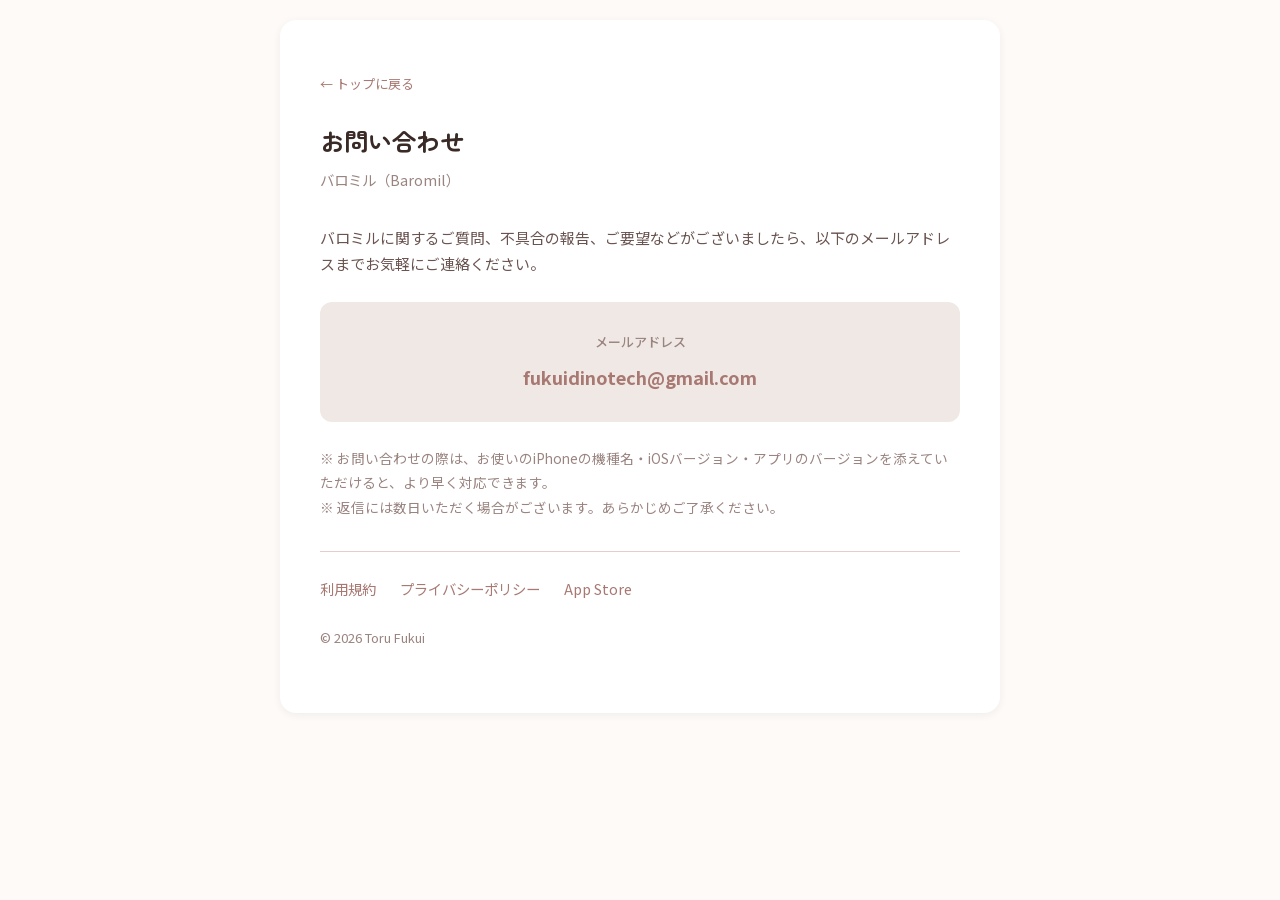
<file: contact.html>
<!DOCTYPE html>
<html lang="ja">
<head>
    <meta charset="UTF-8">
    <meta name="viewport" content="width=device-width, initial-scale=1.0">
    <title>お問い合わせ - バロミル（Baromil）</title>
    <!-- フォントは fonts/ から自前で配る（Google Fonts から読むと訪問者の IP が Google に渡る。EU で賠償判決あり） -->
    <link rel="stylesheet" href="fonts/fonts.css">
    <style>
        * { margin: 0; padding: 0; box-sizing: border-box; }
        body {
            font-family: 'Noto Sans JP', -apple-system, sans-serif;
            line-height: 1.8;
            color: #3A2A26;
            background: #FDFAF8;
            padding: 20px;
        }
        .container {
            max-width: 720px;
            margin: 0 auto;
            background: #fff;
            padding: 48px 40px;
            border-radius: 16px;
            box-shadow: 0 2px 8px rgba(0,0,0,0.06);
        }
        .back {
            display: inline-block;
            font-size: 13px;
            color: #A87872;
            text-decoration: none;
            margin-bottom: 24px;
        }
        .back:hover { text-decoration: underline; }
        h1 {
            font-family: 'Zen Maru Gothic', sans-serif;
            font-size: 1.5em;
            margin-bottom: 4px;
            color: #3A2A26;
        }
        .app-name {
            font-size: 0.9em;
            color: #9A8480;
            margin-bottom: 32px;
        }
        p {
            font-size: 0.93em;
            margin-bottom: 16px;
            color: #6A5450;
        }
        .contact-box {
            background: #F0E8E4;
            padding: 28px 32px;
            border-radius: 12px;
            margin: 24px 0;
            text-align: center;
        }
        .contact-box .label {
            font-size: 13px;
            font-weight: 500;
            color: #9A8480;
            margin-bottom: 8px;
        }
        .contact-box .email {
            font-size: 18px;
            font-weight: 700;
            color: #A87872;
            text-decoration: none;
        }
        .contact-box .email:hover {
            text-decoration: underline;
        }
        .note {
            font-size: 0.85em;
            color: #9A8480;
            margin-top: 24px;
            line-height: 1.8;
        }
        .links {
            margin-top: 32px;
            padding-top: 24px;
            border-top: 1px solid #E4CDCA;
            display: flex;
            gap: 24px;
            font-size: 0.9em;
        }
        .links a {
            color: #A87872;
            text-decoration: none;
        }
        .links a:hover { text-decoration: underline; }
        .site-copyright {
            margin-top: 24px;
            font-size: 0.8em;
            color: #9A8480;
        }
    </style>
</head>
<body>
    <div class="container">
        <a href="index.html" class="back">&larr; トップに戻る</a>
        <h1>お問い合わせ</h1>
        <p class="app-name">バロミル（Baromil）</p>

        <p>バロミルに関するご質問、不具合の報告、ご要望などがございましたら、以下のメールアドレスまでお気軽にご連絡ください。</p>

        <div class="contact-box">
            <div class="label">メールアドレス</div>
            <a href="mailto:fukuidinotech@gmail.com" class="email">fukuidinotech@gmail.com</a>
        </div>

        <p class="note">
            ※ お問い合わせの際は、お使いのiPhoneの機種名・iOSバージョン・アプリのバージョンを添えていただけると、より早く対応できます。<br>
            ※ 返信には数日いただく場合がございます。あらかじめご了承ください。
        </p>

        <div class="links">
            <a href="terms.html">利用規約</a>
            <a href="privacy-policy.html">プライバシーポリシー</a>
            <a href="https://apps.apple.com/jp/app/id6761166495" target="_blank" rel="noopener noreferrer">App Store</a>
        </div>
        <p class="site-copyright">&copy; 2026 Toru Fukui</p>
    </div>
</body>
</html>
</file>
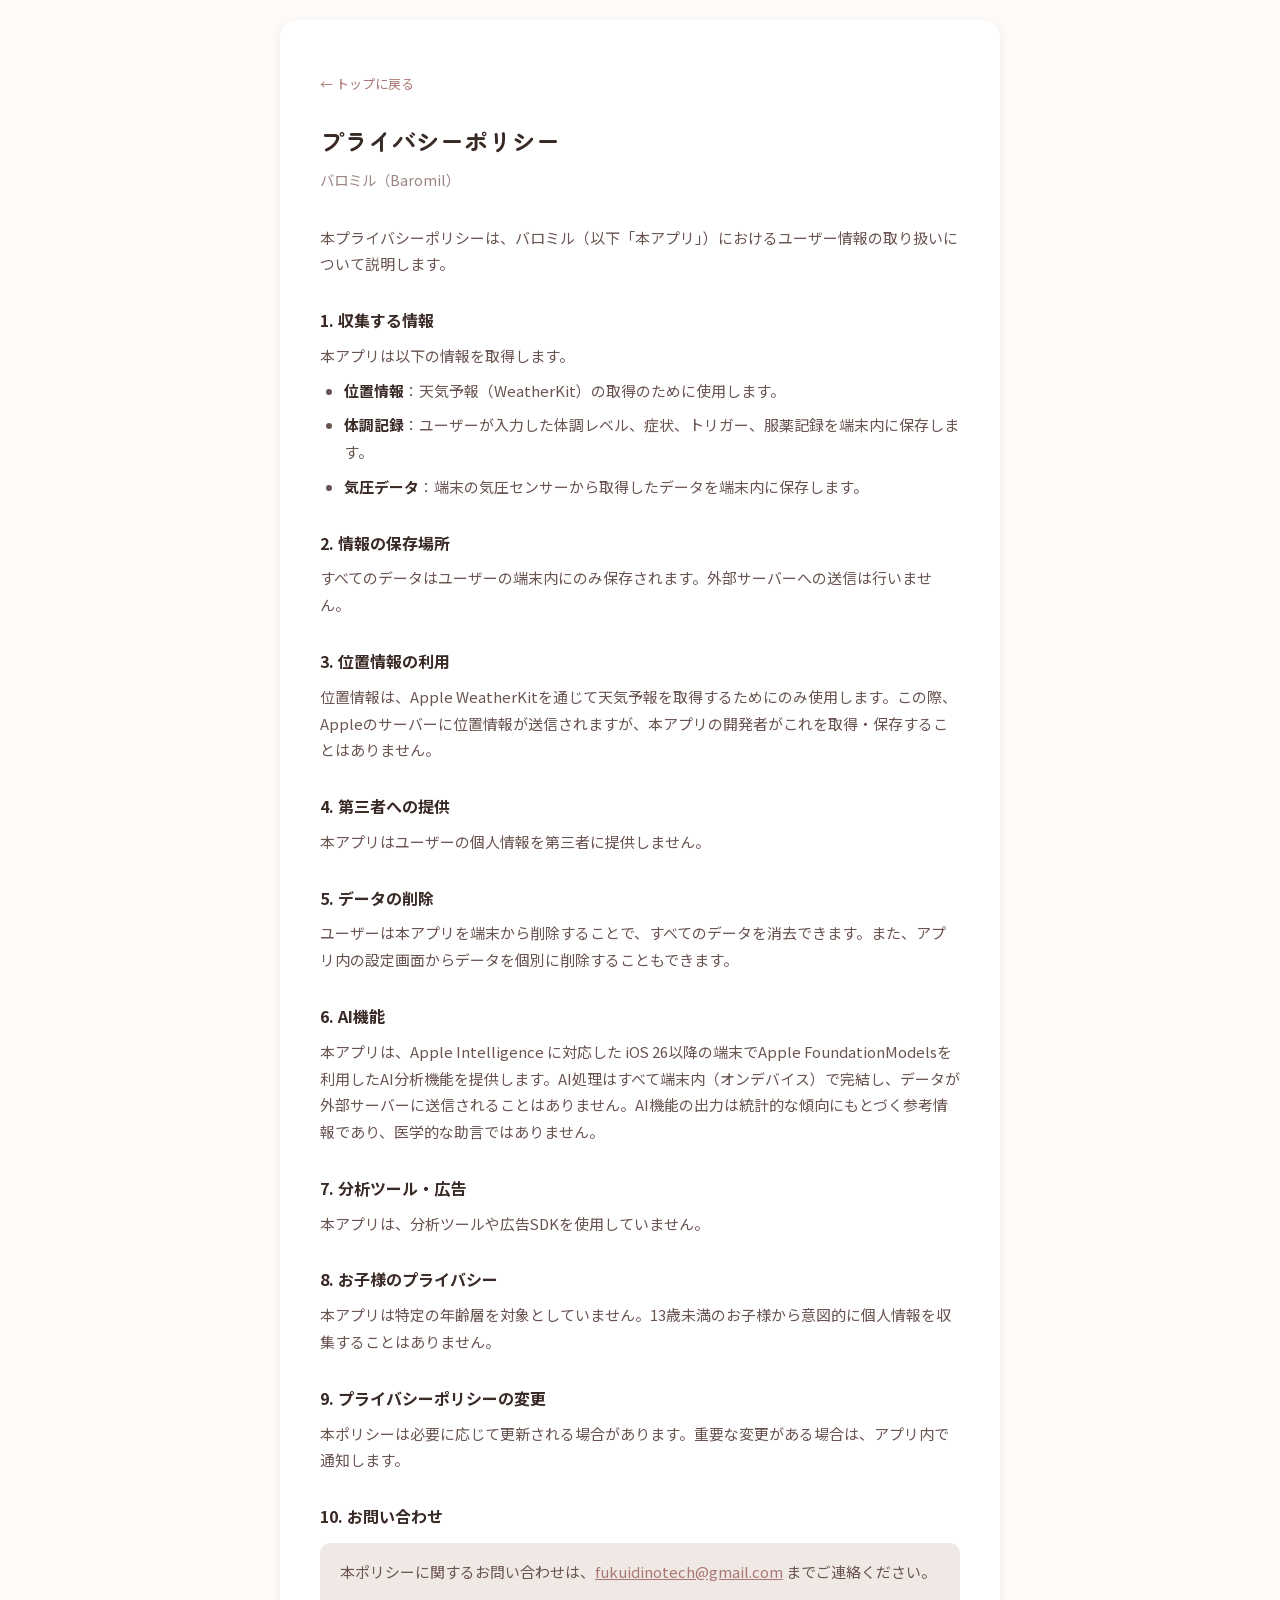
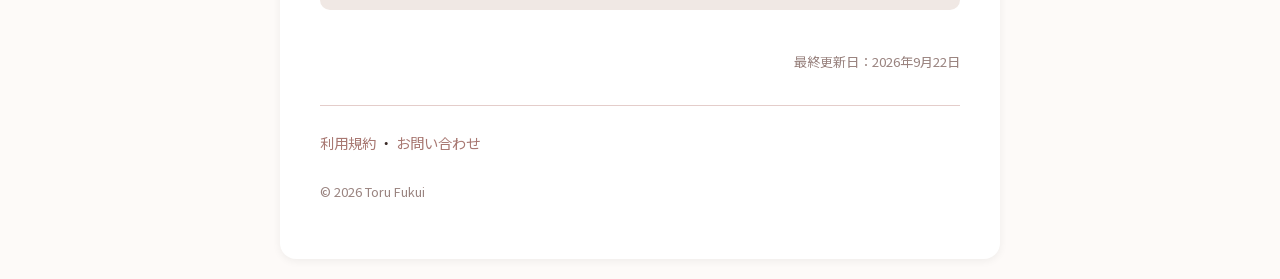
<file: privacy-policy.html>
<!DOCTYPE html>
<html lang="ja">
<head>
    <meta charset="UTF-8">
    <meta name="viewport" content="width=device-width, initial-scale=1.0">
    <title>プライバシーポリシー - バロミル（Baromil）</title>
    <!-- フォントは fonts/ から自前で配る（Google Fonts から読むと訪問者の IP が Google に渡る。EU で賠償判決あり） -->
    <link rel="stylesheet" href="fonts/fonts.css">
    <style>
        * { margin: 0; padding: 0; box-sizing: border-box; }
        body {
            font-family: 'Noto Sans JP', -apple-system, sans-serif;
            line-height: 1.8;
            color: #3A2A26;
            background: #FDFAF8;
            padding: 20px;
        }
        .container {
            max-width: 720px;
            margin: 0 auto;
            background: #fff;
            padding: 48px 40px;
            border-radius: 16px;
            box-shadow: 0 2px 8px rgba(0,0,0,0.06);
        }
        .back {
            display: inline-block;
            font-size: 13px;
            color: #A87872;
            text-decoration: none;
            margin-bottom: 24px;
        }
        .back:hover { text-decoration: underline; }
        h1 {
            font-family: 'Zen Maru Gothic', sans-serif;
            font-size: 1.5em;
            margin-bottom: 4px;
            color: #3A2A26;
        }
        .app-name {
            font-size: 0.9em;
            color: #9A8480;
            margin-bottom: 32px;
        }
        h3 {
            font-size: 1em;
            margin-top: 28px;
            margin-bottom: 8px;
            color: #3A2A26;
        }
        p, li {
            font-size: 0.93em;
            margin-bottom: 8px;
            color: #6A5450;
        }
        ul {
            padding-left: 1.5em;
            margin-bottom: 12px;
        }
        li strong {
            color: #3A2A26;
        }
        .contact {
            background: #F0E8E4;
            padding: 16px 20px;
            border-radius: 10px;
            margin-top: 12px;
        }
        .updated {
            font-size: 0.82em;
            color: #9A8480;
            margin-top: 40px;
            text-align: right;
        }
        .other-link {
            margin-top: 32px;
            padding-top: 24px;
            border-top: 1px solid #E4CDCA;
            font-size: 0.9em;
        }
        .other-link a {
            color: #A87872;
            text-decoration: none;
        }
        .other-link a:hover { text-decoration: underline; }
        .site-copyright {
            margin-top: 24px;
            font-size: 0.8em;
            color: #9A8480;
        }
    </style>
</head>
<body>
    <div class="container">
        <a href="index.html" class="back">&larr; トップに戻る</a>
        <h1>プライバシーポリシー</h1>
        <p class="app-name">バロミル（Baromil）</p>

        <p>本プライバシーポリシーは、バロミル（以下「本アプリ」）におけるユーザー情報の取り扱いについて説明します。</p>

        <h3>1. 収集する情報</h3>
        <p>本アプリは以下の情報を取得します。</p>
        <ul>
            <li><strong>位置情報</strong>：天気予報（WeatherKit）の取得のために使用します。</li>
            <li><strong>体調記録</strong>：ユーザーが入力した体調レベル、症状、トリガー、服薬記録を端末内に保存します。</li>
            <li><strong>気圧データ</strong>：端末の気圧センサーから取得したデータを端末内に保存します。</li>
        </ul>

        <h3>2. 情報の保存場所</h3>
        <p>すべてのデータはユーザーの端末内にのみ保存されます。外部サーバーへの送信は行いません。</p>

        <h3>3. 位置情報の利用</h3>
        <p>位置情報は、Apple WeatherKitを通じて天気予報を取得するためにのみ使用します。この際、Appleのサーバーに位置情報が送信されますが、本アプリの開発者がこれを取得・保存することはありません。</p>

        <h3>4. 第三者への提供</h3>
        <p>本アプリはユーザーの個人情報を第三者に提供しません。</p>

        <h3>5. データの削除</h3>
        <p>ユーザーは本アプリを端末から削除することで、すべてのデータを消去できます。また、アプリ内の設定画面からデータを個別に削除することもできます。</p>

        <h3>6. AI機能</h3>
        <p>本アプリは、Apple Intelligence に対応した iOS 26以降の端末でApple FoundationModelsを利用したAI分析機能を提供します。AI処理はすべて端末内（オンデバイス）で完結し、データが外部サーバーに送信されることはありません。AI機能の出力は統計的な傾向にもとづく参考情報であり、医学的な助言ではありません。</p>

        <h3>7. 分析ツール・広告</h3>
        <p>本アプリは、分析ツールや広告SDKを使用していません。</p>

        <h3>8. お子様のプライバシー</h3>
        <p>本アプリは特定の年齢層を対象としていません。13歳未満のお子様から意図的に個人情報を収集することはありません。</p>

        <h3>9. プライバシーポリシーの変更</h3>
        <p>本ポリシーは必要に応じて更新される場合があります。重要な変更がある場合は、アプリ内で通知します。</p>

        <h3>10. お問い合わせ</h3>
        <div class="contact">
            <p>本ポリシーに関するお問い合わせは、<a href="mailto:fukuidinotech@gmail.com" style="color: #A87872;">fukuidinotech@gmail.com</a> までご連絡ください。</p>
        </div>

        <p class="updated">最終更新日：2026年9月22日</p>

        <div class="other-link">
            <a href="terms.html">利用規約</a> ・ <a href="contact.html">お問い合わせ</a>
        </div>
        <p class="site-copyright">&copy; 2026 Toru Fukui</p>
    </div>
</body>
</html>
</file>
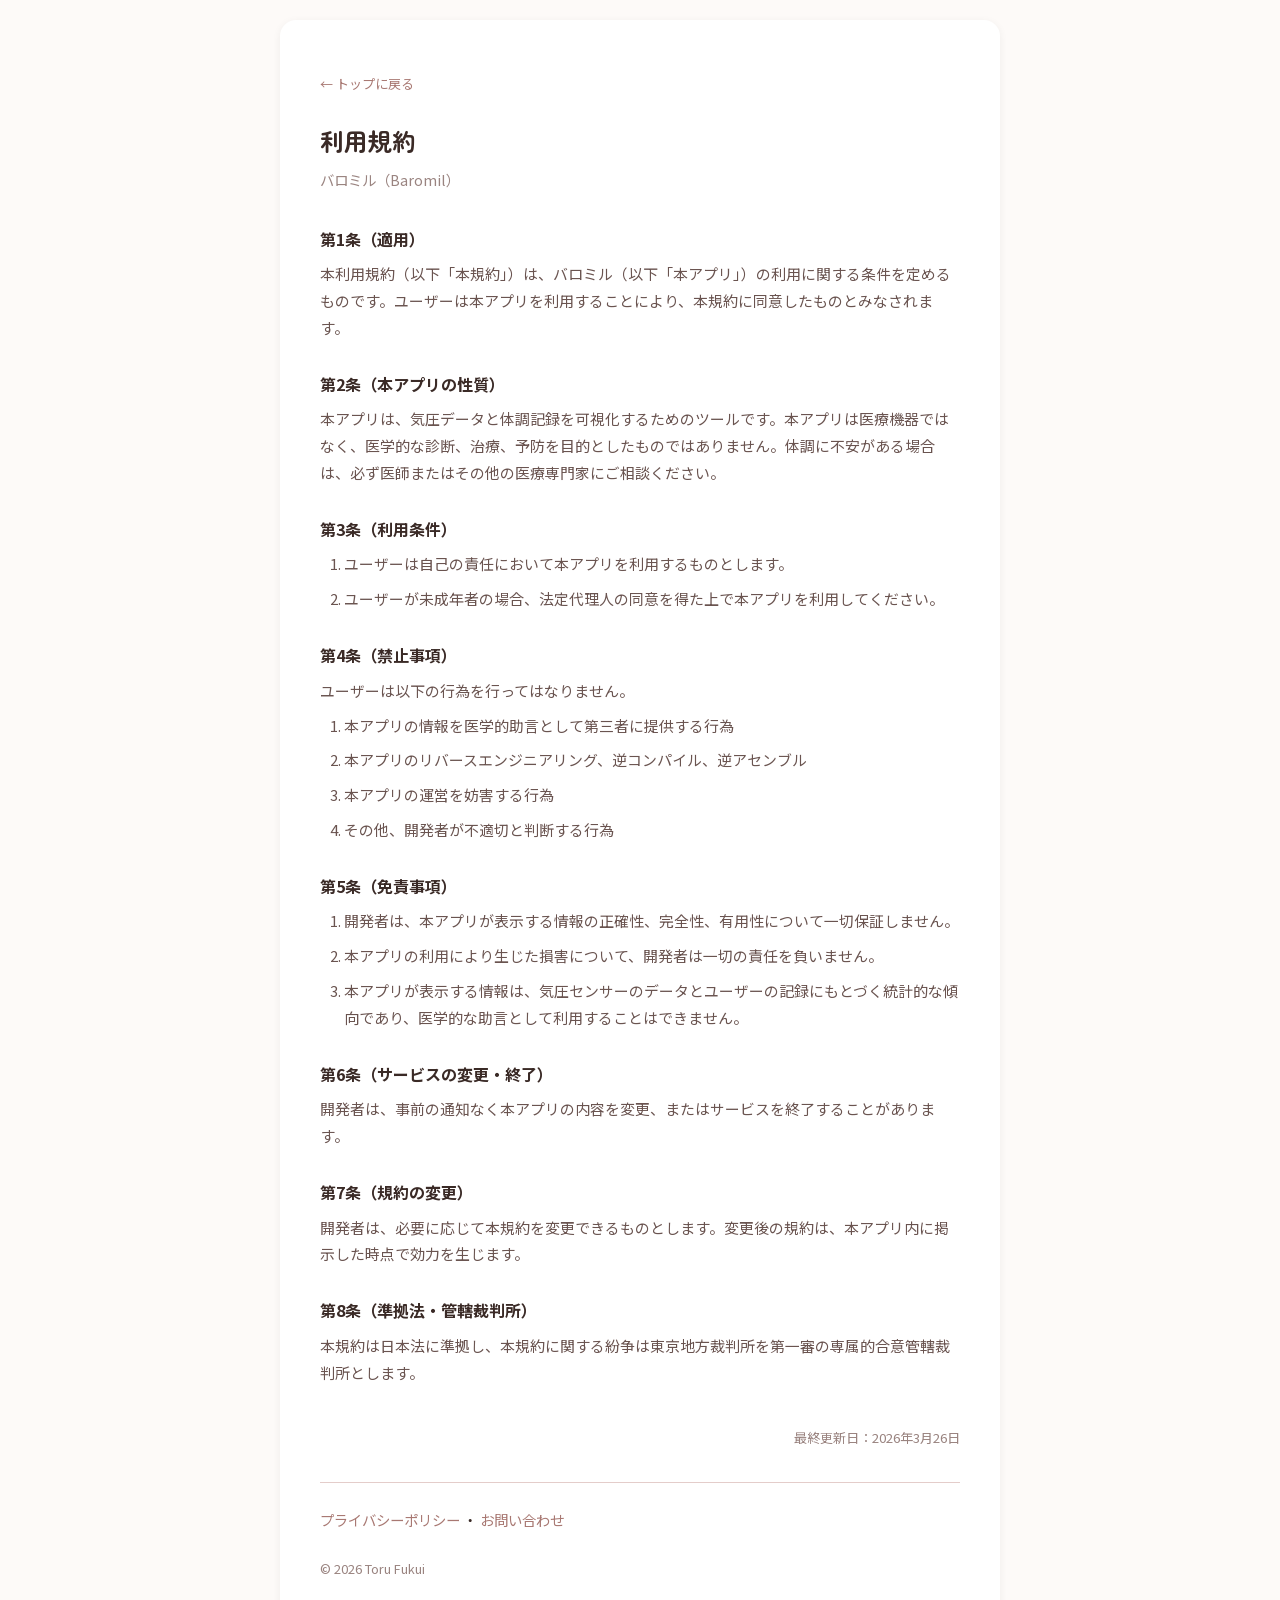
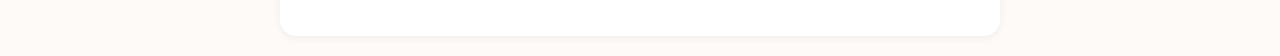
<file: terms.html>
<!DOCTYPE html>
<html lang="ja">
<head>
    <meta charset="UTF-8">
    <meta name="viewport" content="width=device-width, initial-scale=1.0">
    <title>利用規約 - バロミル（Baromil）</title>
    <!-- フォントは fonts/ から自前で配る（Google Fonts から読むと訪問者の IP が Google に渡る。EU で賠償判決あり） -->
    <link rel="stylesheet" href="fonts/fonts.css">
    <style>
        * { margin: 0; padding: 0; box-sizing: border-box; }
        body {
            font-family: 'Noto Sans JP', -apple-system, sans-serif;
            line-height: 1.8;
            color: #3A2A26;
            background: #FDFAF8;
            padding: 20px;
        }
        .container {
            max-width: 720px;
            margin: 0 auto;
            background: #fff;
            padding: 48px 40px;
            border-radius: 16px;
            box-shadow: 0 2px 8px rgba(0,0,0,0.06);
        }
        .back {
            display: inline-block;
            font-size: 13px;
            color: #A87872;
            text-decoration: none;
            margin-bottom: 24px;
        }
        .back:hover { text-decoration: underline; }
        h1 {
            font-family: 'Zen Maru Gothic', sans-serif;
            font-size: 1.5em;
            margin-bottom: 4px;
            color: #3A2A26;
        }
        .app-name {
            font-size: 0.9em;
            color: #9A8480;
            margin-bottom: 32px;
        }
        h3 {
            font-size: 1em;
            margin-top: 28px;
            margin-bottom: 8px;
            color: #3A2A26;
        }
        p, li {
            font-size: 0.93em;
            margin-bottom: 8px;
            color: #6A5450;
        }
        ol {
            padding-left: 1.5em;
            margin-bottom: 12px;
        }
        .updated {
            font-size: 0.82em;
            color: #9A8480;
            margin-top: 40px;
            text-align: right;
        }
        .other-link {
            margin-top: 32px;
            padding-top: 24px;
            border-top: 1px solid #E4CDCA;
            font-size: 0.9em;
        }
        .other-link a {
            color: #A87872;
            text-decoration: none;
        }
        .other-link a:hover { text-decoration: underline; }
        .site-copyright {
            margin-top: 24px;
            font-size: 0.8em;
            color: #9A8480;
        }
    </style>
</head>
<body>
    <div class="container">
        <a href="index.html" class="back">&larr; トップに戻る</a>
        <h1>利用規約</h1>
        <p class="app-name">バロミル（Baromil）</p>

        <h3>第1条（適用）</h3>
        <p>本利用規約（以下「本規約」）は、バロミル（以下「本アプリ」）の利用に関する条件を定めるものです。ユーザーは本アプリを利用することにより、本規約に同意したものとみなされます。</p>

        <h3>第2条（本アプリの性質）</h3>
        <p>本アプリは、気圧データと体調記録を可視化するためのツールです。本アプリは医療機器ではなく、医学的な診断、治療、予防を目的としたものではありません。体調に不安がある場合は、必ず医師またはその他の医療専門家にご相談ください。</p>

        <h3>第3条（利用条件）</h3>
        <ol>
            <li>ユーザーは自己の責任において本アプリを利用するものとします。</li>
            <li>ユーザーが未成年者の場合、法定代理人の同意を得た上で本アプリを利用してください。</li>
        </ol>

        <h3>第4条（禁止事項）</h3>
        <p>ユーザーは以下の行為を行ってはなりません。</p>
        <ol>
            <li>本アプリの情報を医学的助言として第三者に提供する行為</li>
            <li>本アプリのリバースエンジニアリング、逆コンパイル、逆アセンブル</li>
            <li>本アプリの運営を妨害する行為</li>
            <li>その他、開発者が不適切と判断する行為</li>
        </ol>

        <h3>第5条（免責事項）</h3>
        <ol>
            <li>開発者は、本アプリが表示する情報の正確性、完全性、有用性について一切保証しません。</li>
            <li>本アプリの利用により生じた損害について、開発者は一切の責任を負いません。</li>
            <li>本アプリが表示する情報は、気圧センサーのデータとユーザーの記録にもとづく統計的な傾向であり、医学的な助言として利用することはできません。</li>
        </ol>

        <h3>第6条（サービスの変更・終了）</h3>
        <p>開発者は、事前の通知なく本アプリの内容を変更、またはサービスを終了することがあります。</p>

        <h3>第7条（規約の変更）</h3>
        <p>開発者は、必要に応じて本規約を変更できるものとします。変更後の規約は、本アプリ内に掲示した時点で効力を生じます。</p>

        <h3>第8条（準拠法・管轄裁判所）</h3>
        <p>本規約は日本法に準拠し、本規約に関する紛争は東京地方裁判所を第一審の専属的合意管轄裁判所とします。</p>

        <p class="updated">最終更新日：2026年3月26日</p>

        <div class="other-link">
            <a href="privacy-policy.html">プライバシーポリシー</a> ・ <a href="contact.html">お問い合わせ</a>
        </div>
        <p class="site-copyright">&copy; 2026 Toru Fukui</p>
    </div>
</body>
</html>
</file>
